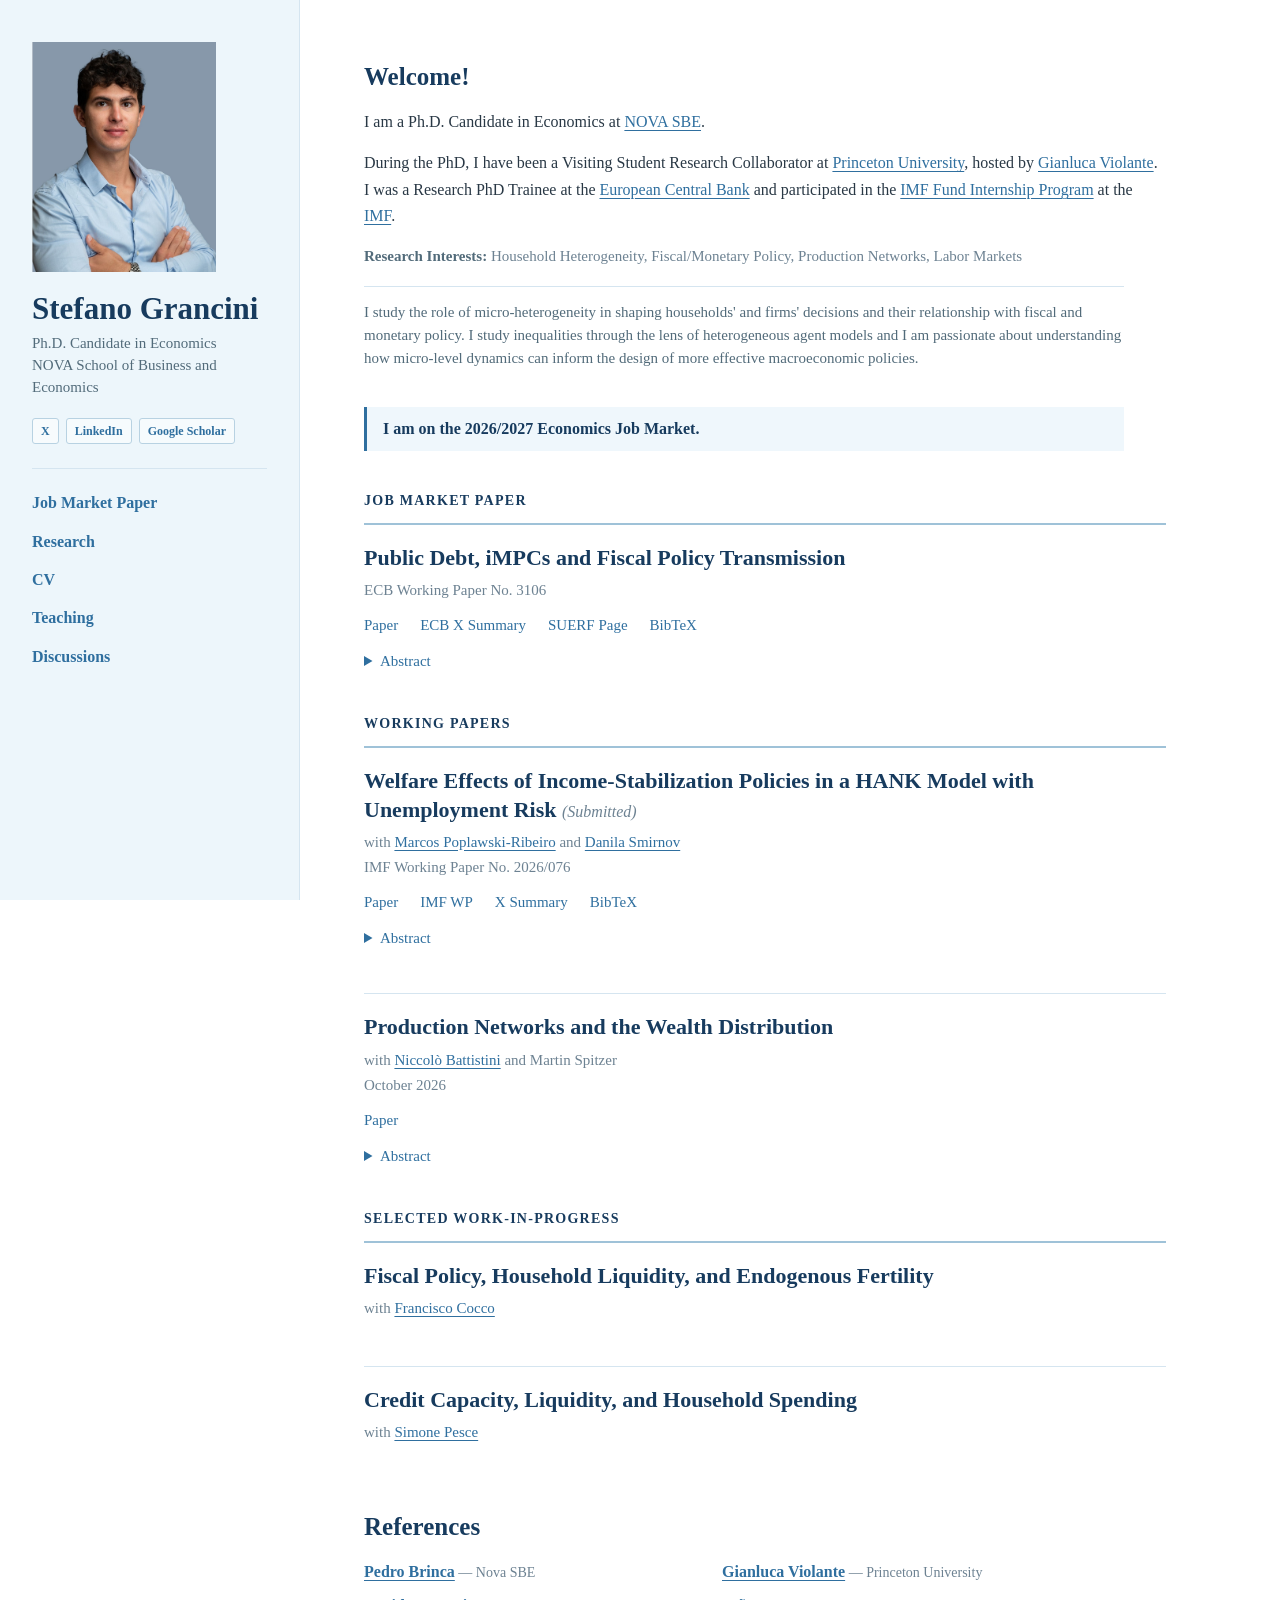
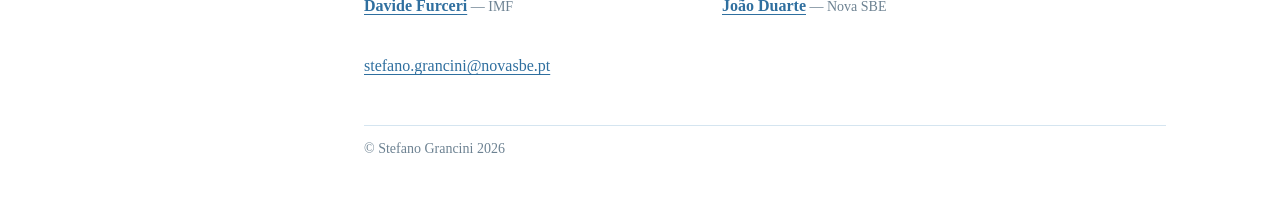
<file: index.html>
<!doctype html>
<html lang="en">
<head>
  <meta charset="utf-8">
  <meta name="viewport" content="width=device-width,initial-scale=1">
  <title>Stefano Grancini | Economist</title>
  <meta name="description" content="Stefano Grancini is a Ph.D. Candidate in Economics at NOVA School of Business and Economics, researching household heterogeneity and macroeconomic policy.">
  <link rel="canonical" href="https://www.stefanograncini.com/">
  <meta property="og:type" content="profile">
  <meta property="og:title" content="Stefano Grancini | Economist">
  <meta property="og:description" content="Ph.D. Candidate in Economics at NOVA School of Business and Economics, researching household heterogeneity and macroeconomic policy.">
  <meta property="og:url" content="https://www.stefanograncini.com/">
  <link rel="stylesheet" href="assets/css/site.css?v=caf388e6">
  <script type="application/ld+json">
    {
      "@context": "https://schema.org",
      "@type": "Person",
      "name": "Stefano Grancini",
      "url": "https://www.stefanograncini.com/",
      "jobTitle": "Ph.D. Candidate in Economics",
      "sameAs": [
        "https://www.linkedin.com/in/stefanograncini/",
        "https://x.com/SGrancini",
        "https://scholar.google.com/citations?user=G8B_nNYAAAAJ"
      ],
      "affiliation": {
        "@type": "CollegeOrUniversity",
        "name": "NOVA School of Business and Economics",
        "url": "https://www.novasbe.unl.pt/"
      }
    }
  </script>
</head>
<body>
  <div class="site">
    <aside class="rail">
      <img class="portrait" src="assets/images/stefano-grancini.png" alt="Stefano Grancini">
      <h1 class="name"><a class="home-link" href="./">Stefano Grancini</a></h1>
      <p class="position">Ph.D. Candidate in Economics<br>NOVA School of Business and Economics</p>
      <div class="profiles" aria-label="Academic and social profiles">
        <a href="https://x.com/SGrancini" target="_blank" rel="noopener noreferrer" aria-label="Stefano Grancini on X">X</a>
        <a href="https://www.linkedin.com/in/stefanograncini/" target="_blank" rel="noopener noreferrer" aria-label="Stefano Grancini on LinkedIn">LinkedIn</a>
        <a href="https://scholar.google.com/citations?user=G8B_nNYAAAAJ" target="_blank" rel="noopener noreferrer" aria-label="Stefano Grancini on Google Scholar">Google Scholar</a>
      </div>
      <nav class="railnav" aria-label="Primary navigation">
        <a href="https://jmp.stefanograncini.com/paper.pdf">Job Market Paper</a>
        <a href="research/">Research</a>
        <a href="cv/">CV</a>
        <a href="teaching/">Teaching</a>
        <a href="discussions/">Discussions</a>
      </nav>
    </aside>

    <main class="content">
      <div class="intro">
        <h1 class="welcome-title">Welcome!</h1>
        <p>I am a Ph.D. Candidate in Economics at <a href="https://www.novasbe.unl.pt/en/programs/phds/phd-in-economics-finance/overview">NOVA SBE</a>.</p>
        <p>During the PhD, I have been a Visiting Student Research Collaborator at <a href="https://www.princeton.edu/">Princeton University</a>, hosted by <a href="https://violante.economics.princeton.edu/">Gianluca Violante</a>. I was a Research PhD Trainee at the <a href="https://www.ecb.europa.eu/pub/economic-research/html/index.en.html">European Central Bank</a> and participated in the <a href="https://www.imf.org/en/About/Recruitment/working-at-the-imf/fund-internship-program">IMF Fund Internship Program</a> at the <a href="https://www.imf.org/en/Home">IMF</a>.</p>
        <p class="interests"><strong>Research Interests:</strong> Household Heterogeneity, Fiscal/Monetary Policy, Production Networks, Labor Markets</p>
        <p class="research-focus">I study the role of micro-heterogeneity in shaping households' and firms' decisions and their relationship with fiscal and monetary policy. I study inequalities through the lens of heterogeneous agent models and I am passionate about understanding how micro-level dynamics can inform the design of more effective macroeconomic policies.</p>
        <p class="market">I am on the 2026/2027 Economics Job Market.</p>
      </div>

      <section>
        <p class="section-label">Job Market Paper</p>
        <article class="paper">
          <h2><a class="paper-title-link" href="https://jmp.stefanograncini.com/paper.pdf">Public Debt, iMPCs and Fiscal Policy Transmission</a></h2>
          <p class="meta">ECB Working Paper No. 3106</p>
          <div class="paper-links">
            <a href="https://jmp.stefanograncini.com/paper.pdf">Paper</a>
            <a href="https://x.com/ECB_Research/status/1979112643198591171" target="_blank" rel="noopener noreferrer">ECB X Summary</a>
            <a href="https://www.suerf.org/publications/suerf-policy-notes-and-briefs/when-high-debt-dampens-fiscal-power-how-public-debt-shapes-impcs-and-fiscal-transmission/">SUERF Page</a>
            <a href="assets/documents/public-debt-impcs-fiscal-policy-transmission.bib">BibTeX</a>
          </div>
          <details>
            <summary>Abstract</summary>
            <div class="abstract">
              <p>I study how public debt shapes fiscal policy transmission. Using local projections for the United States, I find that government spending has smaller effects on output and consumption when households hold more government debt relative to GDP. To understand this finding, I develop a heterogeneous-agent New Keynesian model in which government bonds provide households with safe assets for self-insurance. A larger bond supply raises the equilibrium real return, changes the distribution of liquid assets, and lowers intertemporal marginal propensities to consume (iMPCs), weakening the private-consumption amplification of government spending. The decline in iMPCs arises through a policy-function channel (repricing) and a distributional channel. Repricing captures the effect of changes in real rates and taxes on household consumption-saving rules, while the distributional channel reflects how higher public debt shifts households away from constrained, high-iMPC states. A decomposition shows that each channel explains about half of the decline in iMPCs, and the real rate accounts for almost all of the repricing channel. Fiscal effectiveness therefore depends not only on public debt itself, but also on how it affects household liquidity and equilibrium prices.</p>
            </div>
          </details>
        </article>
      </section>

      <section>
        <h2 class="section-label">Working Papers</h2>
        <article class="paper">
          <h2><a class="paper-title-link" href="https://sgrancini.github.io/welfare-income-stabilization-hank/paper.pdf">Welfare Effects of Income-Stabilization Policies in a HANK Model with Unemployment Risk</a> <span class="paper-status">(Submitted)</span></h2>
          <p class="coauthors">with <a href="https://sites.google.com/site/marcospoplawskiribeiro/home">Marcos Poplawski-Ribeiro</a> and <a href="https://www.danilasmirnov.com/">Danila Smirnov</a></p>
          <p class="meta">IMF Working Paper No. 2026/076</p>
          <div class="paper-links">
            <a href="https://sgrancini.github.io/welfare-income-stabilization-hank/paper.pdf">Paper</a>
            <a href="https://www.imf.org/en/publications/wp/issues/2026/04/10/welfare-analysis-of-income-stabilization-policies-in-a-hank-model-with-unemployment-risk-575354">IMF WP</a>
            <a href="https://x.com/SGrancini/status/2042990411459784709" target="_blank" rel="noopener noreferrer">X Summary</a>
            <a href="assets/documents/welfare-income-stabilization-hank.bib">BibTeX</a>
          </div>
          <details>
            <summary>Abstract</summary>
            <div class="abstract">
              <p>Understanding how policies can stabilize household welfare during recessions requires a framework that captures household heterogeneity, unemployment risk, and general-equilibrium labor market dynamics. We study a contractionary demand shock in a Heterogeneous-Agent New-Keynesian model with search-and-matching friction on the labor market (HANK-SAM) and compare the effectiveness of alternative income-stabilization policies. Using a common fiscal envelope, we compare increases in unemployment insurance generosity, targeted transfers to hand-to-mouth households, and labor-income tax cuts. Policy effectiveness is assessed through aggregate household welfare, measured in consumption-equivalent variation units. In an economy calibrated to U.S. data, unemployment insurance and labor-income tax cuts generate larger welfare gains than targeted transfers under realized fiscal costs. We also compare a state-contingent rule with an ad hoc policy path for each instrument, conditional on the downturn having occurred. The two forms of implementations generate similar welfare gains once direct fiscal costs are equalized.</p>
            </div>
          </details>
        </article>

        <article class="paper">
          <h2><a class="paper-title-link" href="assets/documents/production-networks-wealth-distribution.pdf">Production Networks and the Wealth Distribution</a></h2>
          <p class="coauthors">with <a href="https://www.ecb.europa.eu/pub/research/authors/profiles/niccolo-battistini.en.html">Niccolò Battistini</a> and Martin Spitzer</p>
          <p class="meta">October 2026</p>
          <div class="paper-links">
            <a href="assets/documents/production-networks-wealth-distribution.pdf">Paper</a>
          </div>
          <details>
            <summary>Abstract</summary>
            <div class="abstract">
              <p>This paper studies how production networks shape household liquid wealth inequality. In a heterogeneous-agent economy with input-output linkages, we characterize the Consumer Leontief Multiplier (CLM) as a sufficient statistic for labor intensity under the model’s production and demand assumptions. A higher CLM lowers labor intensity as the real unit profit rises relative to the real wage. In calibrated counterfactuals, network changes that raise the CLM increase liquid wealth inequality under benchmark dividend incidence. The effect depends on households’ general equilibrium responses and the distribution of dividends: incidence favoring high-skill households amplifies inequality, whereas equal incidence can reverse the effect. Further, we validate these model predictions on the basis of descriptive empirical evidence. Both country-specific calibrations and panel evidence for European economies are consistent with the relationships between production network structure, income allocation, and the household wealth distribution: higher CLM is associated with lower labor intensity and greater concentration of wealth.</p>
            </div>
          </details>
        </article>
      </section>

      <section>
        <h2 class="section-label">Selected Work-in-Progress</h2>
        <article class="paper">
          <h2>Fiscal Policy, Household Liquidity, and Endogenous Fertility</h2>
          <p class="coauthors">with <a href="https://fmcocco.github.io/">Francisco Cocco</a></p>
        </article>

        <article class="paper">
          <h2>Credit Capacity, Liquidity, and Household Spending</h2>
          <p class="coauthors">with <a href="https://www.simone-pesce.com/">Simone Pesce</a></p>
        </article>
      </section>

      <section>
        <h2 class="references-title">References</h2>
        <div class="refs">
          <p><a class="ref-name" href="https://pedrobrinca.pt/research/">Pedro Brinca</a><span class="ref-affiliation"> — Nova SBE</span></p>
          <p><a class="ref-name" href="https://violante.economics.princeton.edu/">Gianluca Violante</a><span class="ref-affiliation"> — Princeton University</span></p>
          <p><a class="ref-name" href="https://www.imf.org/en/research/researcher-cv/author/furceri-davide">Davide Furceri</a><span class="ref-affiliation"> — IMF</span></p>
          <p><a class="ref-name" href="https://jbduarte.com/">João Duarte</a><span class="ref-affiliation"> — Nova SBE</span></p>
        </div>
      </section>

      <p class="contact"><a href="mailto:stefano.grancini@novasbe.pt">stefano.grancini@novasbe.pt</a></p>
      <footer>© Stefano Grancini 2026</footer>
    </main>
  </div>
</body>
</html>
</file>
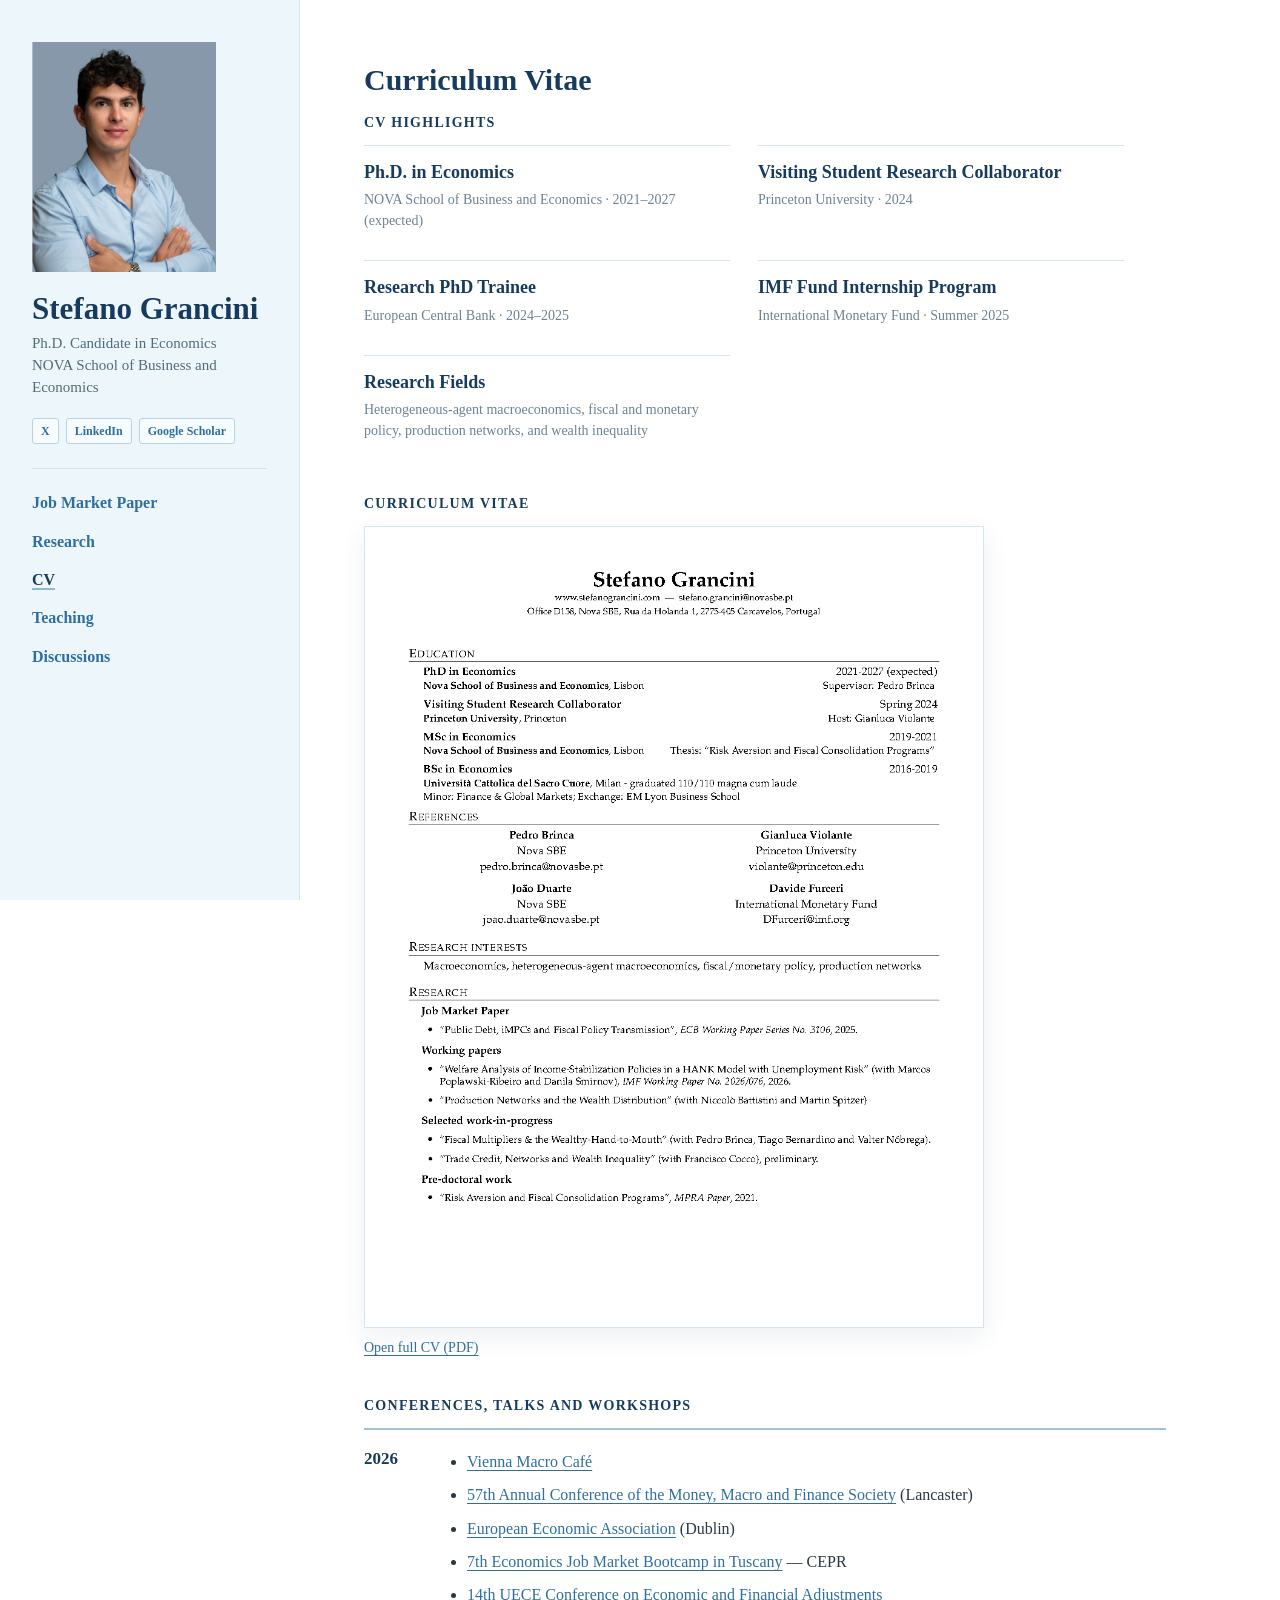
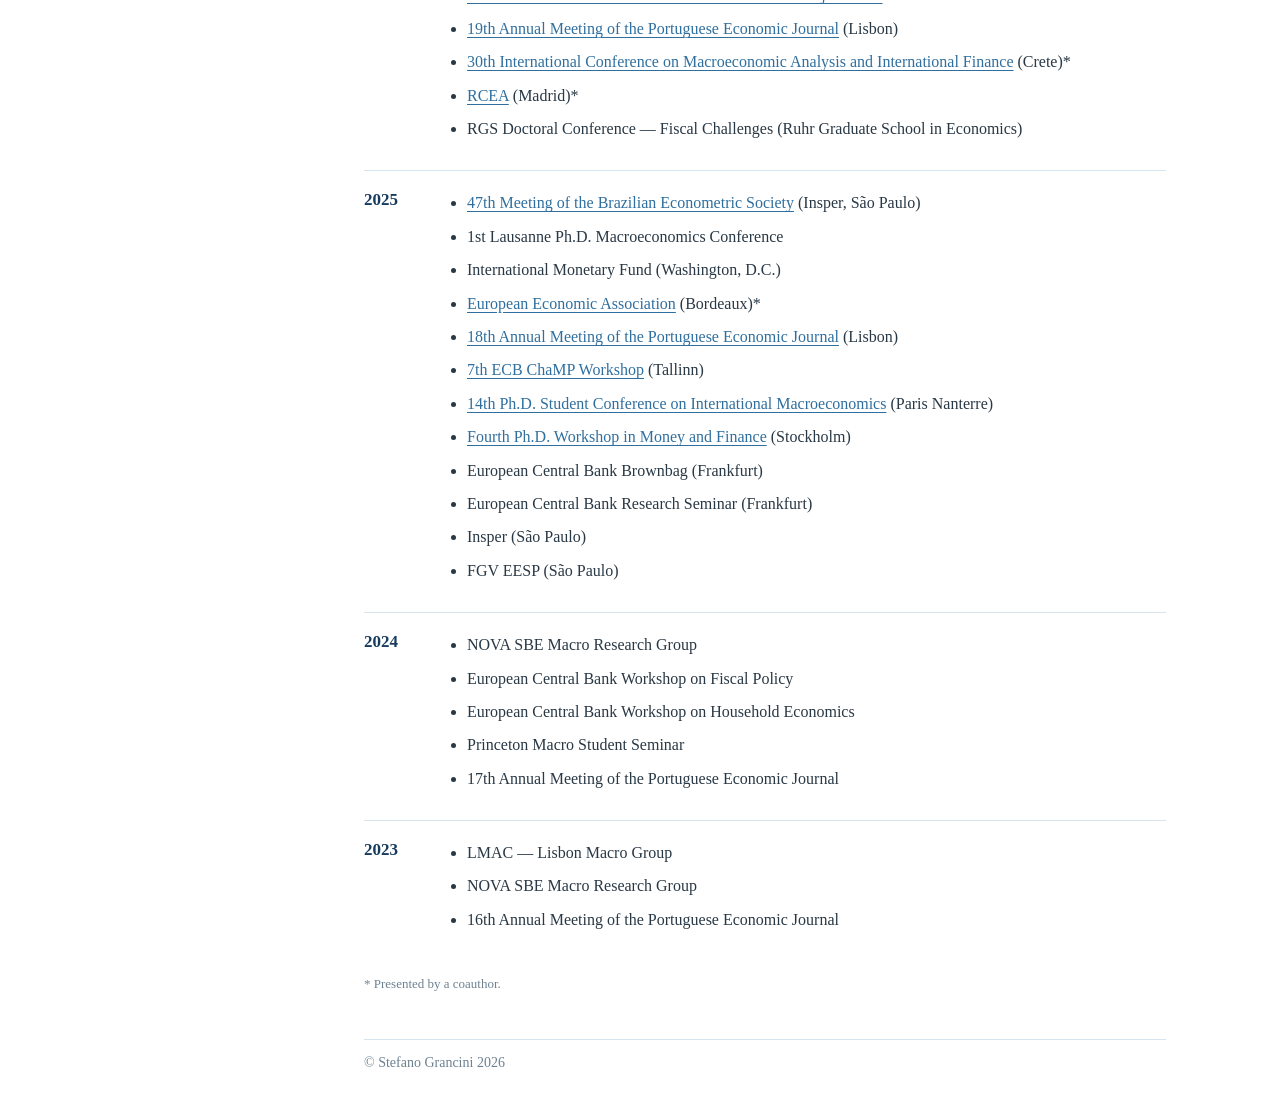
<file: cv/index.html>
<!doctype html>
<html lang="en">
<head>
  <meta charset="utf-8">
  <meta name="viewport" content="width=device-width,initial-scale=1">
  <title>CV | Stefano Grancini</title>
  <meta name="description" content="Curriculum vitae, academic experience, and conference presentations of economist Stefano Grancini.">
  <link rel="canonical" href="https://www.stefanograncini.com/cv/">
  <meta property="og:type" content="website">
  <meta property="og:title" content="CV | Stefano Grancini">
  <meta property="og:description" content="Curriculum vitae, academic experience, and conference presentations of economist Stefano Grancini.">
  <meta property="og:url" content="https://www.stefanograncini.com/cv/">
  <link rel="stylesheet" href="../assets/css/site.css?v=caf388e6">
</head>
<body>
  <div class="site">
    <aside class="rail">
      <img class="portrait" src="../assets/images/stefano-grancini.png" alt="Stefano Grancini">
      <h1 class="name"><a class="home-link" href="../">Stefano Grancini</a></h1>
      <p class="position">Ph.D. Candidate in Economics<br>NOVA School of Business and Economics</p>
      <div class="profiles" aria-label="Academic and social profiles">
        <a href="https://x.com/SGrancini" target="_blank" rel="noopener noreferrer" aria-label="Stefano Grancini on X">X</a>
        <a href="https://www.linkedin.com/in/stefanograncini/" target="_blank" rel="noopener noreferrer" aria-label="Stefano Grancini on LinkedIn">LinkedIn</a>
        <a href="https://scholar.google.com/citations?user=G8B_nNYAAAAJ" target="_blank" rel="noopener noreferrer" aria-label="Stefano Grancini on Google Scholar">Google Scholar</a>
      </div>
      <nav class="railnav" aria-label="Primary navigation">
        <a href="https://jmp.stefanograncini.com/paper.pdf">Job Market Paper</a>
        <a href="../research/">Research</a>
        <a class="active" href="./" aria-current="page">CV</a>
        <a href="../teaching/">Teaching</a>
        <a href="../discussions/">Discussions</a>
      </nav>
    </aside>

    <main class="content">
      <h1 class="page-title">Curriculum Vitae</h1>

      <section aria-labelledby="highlights-title">
        <h2 class="section-label" id="highlights-title">CV Highlights</h2>
        <div class="cv-highlights">
          <article class="cv-highlight">
            <h2>Ph.D. in Economics</h2>
            <p>NOVA School of Business and Economics · 2021–2027 (expected)</p>
          </article>
          <article class="cv-highlight">
            <h2>Visiting Student Research Collaborator</h2>
            <p>Princeton University · 2024</p>
          </article>
          <article class="cv-highlight">
            <h2>Research PhD Trainee</h2>
            <p>European Central Bank · 2024–2025</p>
          </article>
          <article class="cv-highlight">
            <h2>IMF Fund Internship Program</h2>
            <p>International Monetary Fund · Summer 2025</p>
          </article>
          <article class="cv-highlight">
            <h2>Research Fields</h2>
            <p>Heterogeneous-agent macroeconomics, fiscal and monetary policy, production networks, and wealth inequality</p>
          </article>
        </div>
      </section>

      <section aria-labelledby="cv-preview-title">
        <h2 class="section-label" id="cv-preview-title">Curriculum Vitae</h2>
        <a class="cv-preview-link" href="https://sgrancini.github.io/cv/cv.pdf" aria-label="Open Stefano Grancini's full CV as a PDF">
          <img src="../assets/images/cv-preview.png" alt="Preview of the first page of Stefano Grancini's curriculum vitae">
        </a>
        <p class="cv-download"><a href="https://sgrancini.github.io/cv/cv.pdf">Open full CV (PDF)</a></p>
      </section>

      <section aria-labelledby="conferences-title">
        <h2 class="section-label" id="conferences-title">Conferences, Talks and Workshops</h2>
        <div class="conference-years">
          <section class="conference-year">
            <h3>2026</h3>
            <ul>
              <li><a href="https://sites.google.com/site/viennamacrocafe/">Vienna Macro Café</a></li>
              <li><a href="https://mmf.ac.uk/conference/2026-conference/">57th Annual Conference of the Money, Macro and Finance Society</a> (Lancaster)</li>
              <li><a href="https://www.eea-esem-congresses.org/">European Economic Association</a> (Dublin)</li>
              <li><a href="https://cepr.org/events/economics-job-market-bootcamp-tuscany-0">7th Economics Job Market Bootcamp in Tuscany</a> — CEPR</li>
              <li><a href="https://uece2.rc.iseg.ulisboa.pt/events/2026/efae/conf2026.html">14th UECE Conference on Economic and Financial Adjustments</a></li>
              <li><a href="https://www.ua.pt/pt/pej2026/">19th Annual Meeting of the Portuguese Economic Journal</a> (Lisbon)</li>
              <li><a href="https://icmaif.soc.uoc.gr/">30th International Conference on Macroeconomic Analysis and International Finance</a> (Crete)*</li>
              <li><a href="https://www.rcea.world/events/past-events/colloquium-2026/the-2026-rcea-international-conference">RCEA</a> (Madrid)*</li>
              <li>RGS Doctoral Conference — Fiscal Challenges (Ruhr Graduate School in Economics)</li>
            </ul>
          </section>
          <section class="conference-year">
            <h3>2025</h3>
            <ul>
              <li><a href="https://www.sbe.org.br/en/encontro/47th-meeting-of-the-brazilian-econometric-society/">47th Meeting of the Brazilian Econometric Society</a> (Insper, São Paulo)</li>
              <li>1st Lausanne Ph.D. Macroeconomics Conference</li>
              <li>International Monetary Fund (Washington, D.C.)</li>
              <li><a href="https://eeassoc.org/past-congresses">European Economic Association</a> (Bordeaux)*</li>
              <li><a href="https://www.pej.pt/past.html">18th Annual Meeting of the Portuguese Economic Journal</a> (Lisbon)</li>
              <li><a href="https://www.ecb.europa.eu/pub/research-networks/html/champ_20250616_ws2.en.html">7th ECB ChaMP Workshop</a> (Tallinn)</li>
              <li><a href="https://economix.fr/en/colloques-et-workshops/14th-phd-student-conference-in-international-macroeconomics-1">14th Ph.D. Student Conference on International Macroeconomics</a> (Paris Nanterre)</li>
              <li><a href="https://www.riksbank.se/en-gb/press-and-published/conferences/2025/fourth-phd-workshop-in-money-and-finance-29-april-2025/">Fourth Ph.D. Workshop in Money and Finance</a> (Stockholm)</li>
              <li>European Central Bank Brownbag (Frankfurt)</li>
              <li>European Central Bank Research Seminar (Frankfurt)</li>
              <li>Insper (São Paulo)</li>
              <li>FGV EESP (São Paulo)</li>
            </ul>
          </section>
          <section class="conference-year">
            <h3>2024</h3>
            <ul>
              <li>NOVA SBE Macro Research Group</li>
              <li>European Central Bank Workshop on Fiscal Policy</li>
              <li>European Central Bank Workshop on Household Economics</li>
              <li>Princeton Macro Student Seminar</li>
              <li>17th Annual Meeting of the Portuguese Economic Journal</li>
            </ul>
          </section>
          <section class="conference-year">
            <h3>2023</h3>
            <ul>
              <li>LMAC — Lisbon Macro Group</li>
              <li>NOVA SBE Macro Research Group</li>
              <li>16th Annual Meeting of the Portuguese Economic Journal</li>
            </ul>
          </section>
        </div>
        <p class="conference-note">* Presented by a coauthor.</p>
      </section>

      <footer>© Stefano Grancini 2026</footer>
    </main>
  </div>
</body>
</html>
</file>
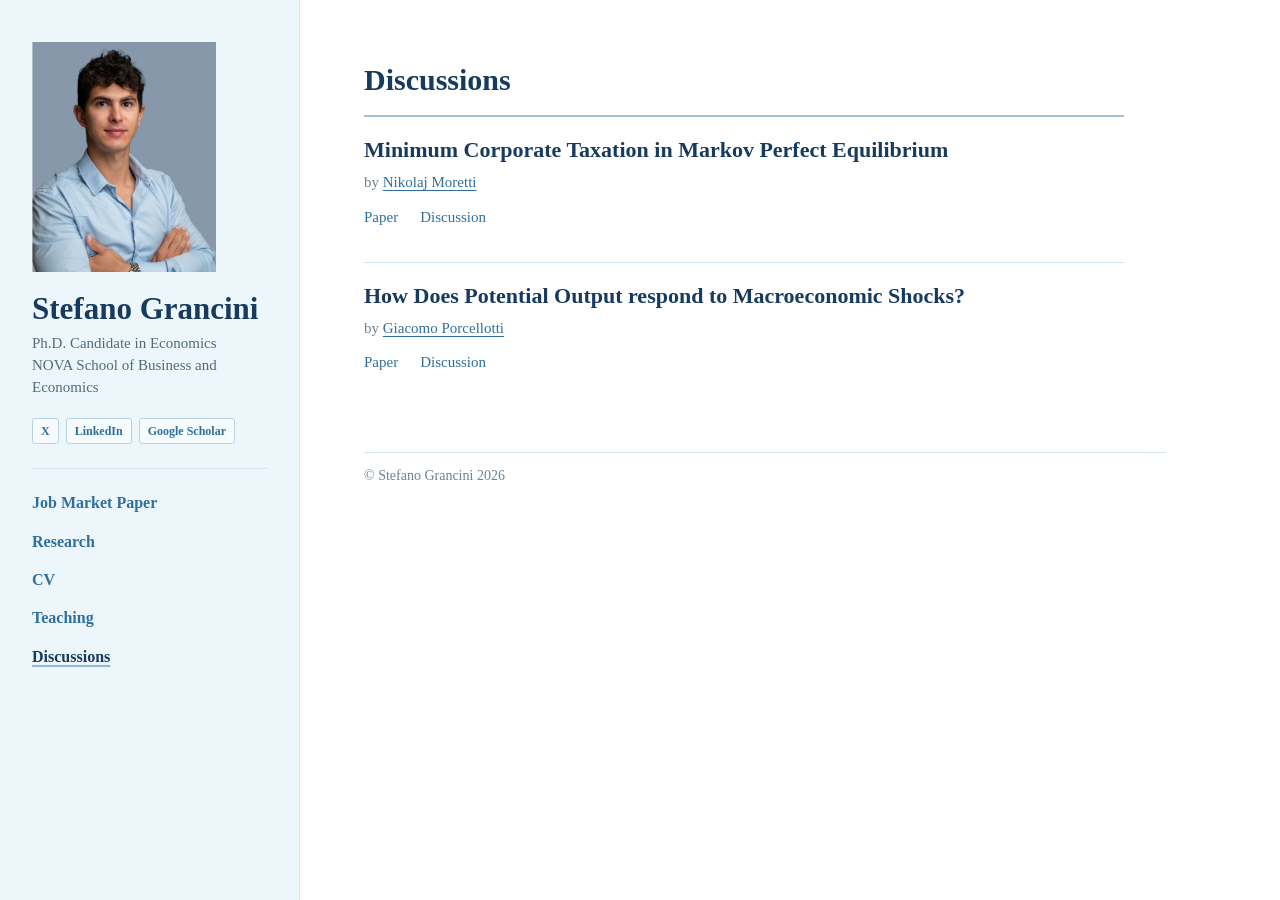
<file: discussions/index.html>
<!doctype html>
<html lang="en">
<head>
  <meta charset="utf-8">
  <meta name="viewport" content="width=device-width,initial-scale=1">
  <title>Discussions | Stefano Grancini</title>
  <meta name="description" content="Academic conference discussions by Stefano Grancini on international taxation and the macroeconomic effects of shocks.">
  <link rel="canonical" href="https://www.stefanograncini.com/discussions/">
  <meta property="og:type" content="website">
  <meta property="og:title" content="Discussions | Stefano Grancini">
  <meta property="og:description" content="Academic conference discussions on international taxation and the macroeconomic effects of shocks.">
  <meta property="og:url" content="https://www.stefanograncini.com/discussions/">
  <link rel="stylesheet" href="../assets/css/site.css?v=caf388e6">
</head>
<body>
  <div class="site">
    <aside class="rail">
      <img class="portrait" src="../assets/images/stefano-grancini.png" alt="Stefano Grancini">
      <h1 class="name"><a class="home-link" href="../">Stefano Grancini</a></h1>
      <p class="position">Ph.D. Candidate in Economics<br>NOVA School of Business and Economics</p>
      <div class="profiles" aria-label="Academic and social profiles">
        <a href="https://x.com/SGrancini" target="_blank" rel="noopener noreferrer" aria-label="Stefano Grancini on X">X</a>
        <a href="https://www.linkedin.com/in/stefanograncini/" target="_blank" rel="noopener noreferrer" aria-label="Stefano Grancini on LinkedIn">LinkedIn</a>
        <a href="https://scholar.google.com/citations?user=G8B_nNYAAAAJ" target="_blank" rel="noopener noreferrer" aria-label="Stefano Grancini on Google Scholar">Google Scholar</a>
      </div>
      <nav class="railnav" aria-label="Primary navigation">
        <a href="https://jmp.stefanograncini.com/paper.pdf">Job Market Paper</a>
        <a href="../research/">Research</a>
        <a href="../cv/">CV</a>
        <a href="../teaching/">Teaching</a>
        <a class="active" href="./" aria-current="page">Discussions</a>
      </nav>
    </aside>

    <main class="content">
      <h1 class="page-title">Discussions</h1>
      <section class="discussion-list" aria-label="Academic discussions">
        <article class="paper discussion-entry">
          <h2>Minimum Corporate Taxation in Markov Perfect Equilibrium</h2>
          <p class="discussion-author">by <a href="https://nikolajmoretti.github.io/">Nikolaj Moretti</a></p>
          <div class="paper-links">
            <a href="https://drive.google.com/file/d/1Uwv8bZO7YyKo6UK9kG5KLS5hPpjRLy1E/view">Paper</a>
            <a href="https://drive.google.com/file/d/1Ycl7QSxcRa4zzsYrFEz-1FkwnbeQuXL9/view">Discussion</a>
          </div>
        </article>
        <article class="paper discussion-entry">
          <h2>How Does Potential Output respond to Macroeconomic Shocks?</h2>
          <p class="discussion-author">by <a href="https://sites.google.com/view/giacomoporcellotti/home-page">Giacomo Porcellotti</a></p>
          <div class="paper-links">
            <a href="https://papers.ssrn.com/sol3/papers.cfm?abstract_id=5172622">Paper</a>
            <a href="https://drive.google.com/file/d/1YmTap6bJchQwFi-tQ4GDjHBA3a0yIdvz/view?usp=sharing">Discussion</a>
          </div>
        </article>
      </section>
      <footer>© Stefano Grancini 2026</footer>
    </main>
  </div>
</body>
</html>
</file>
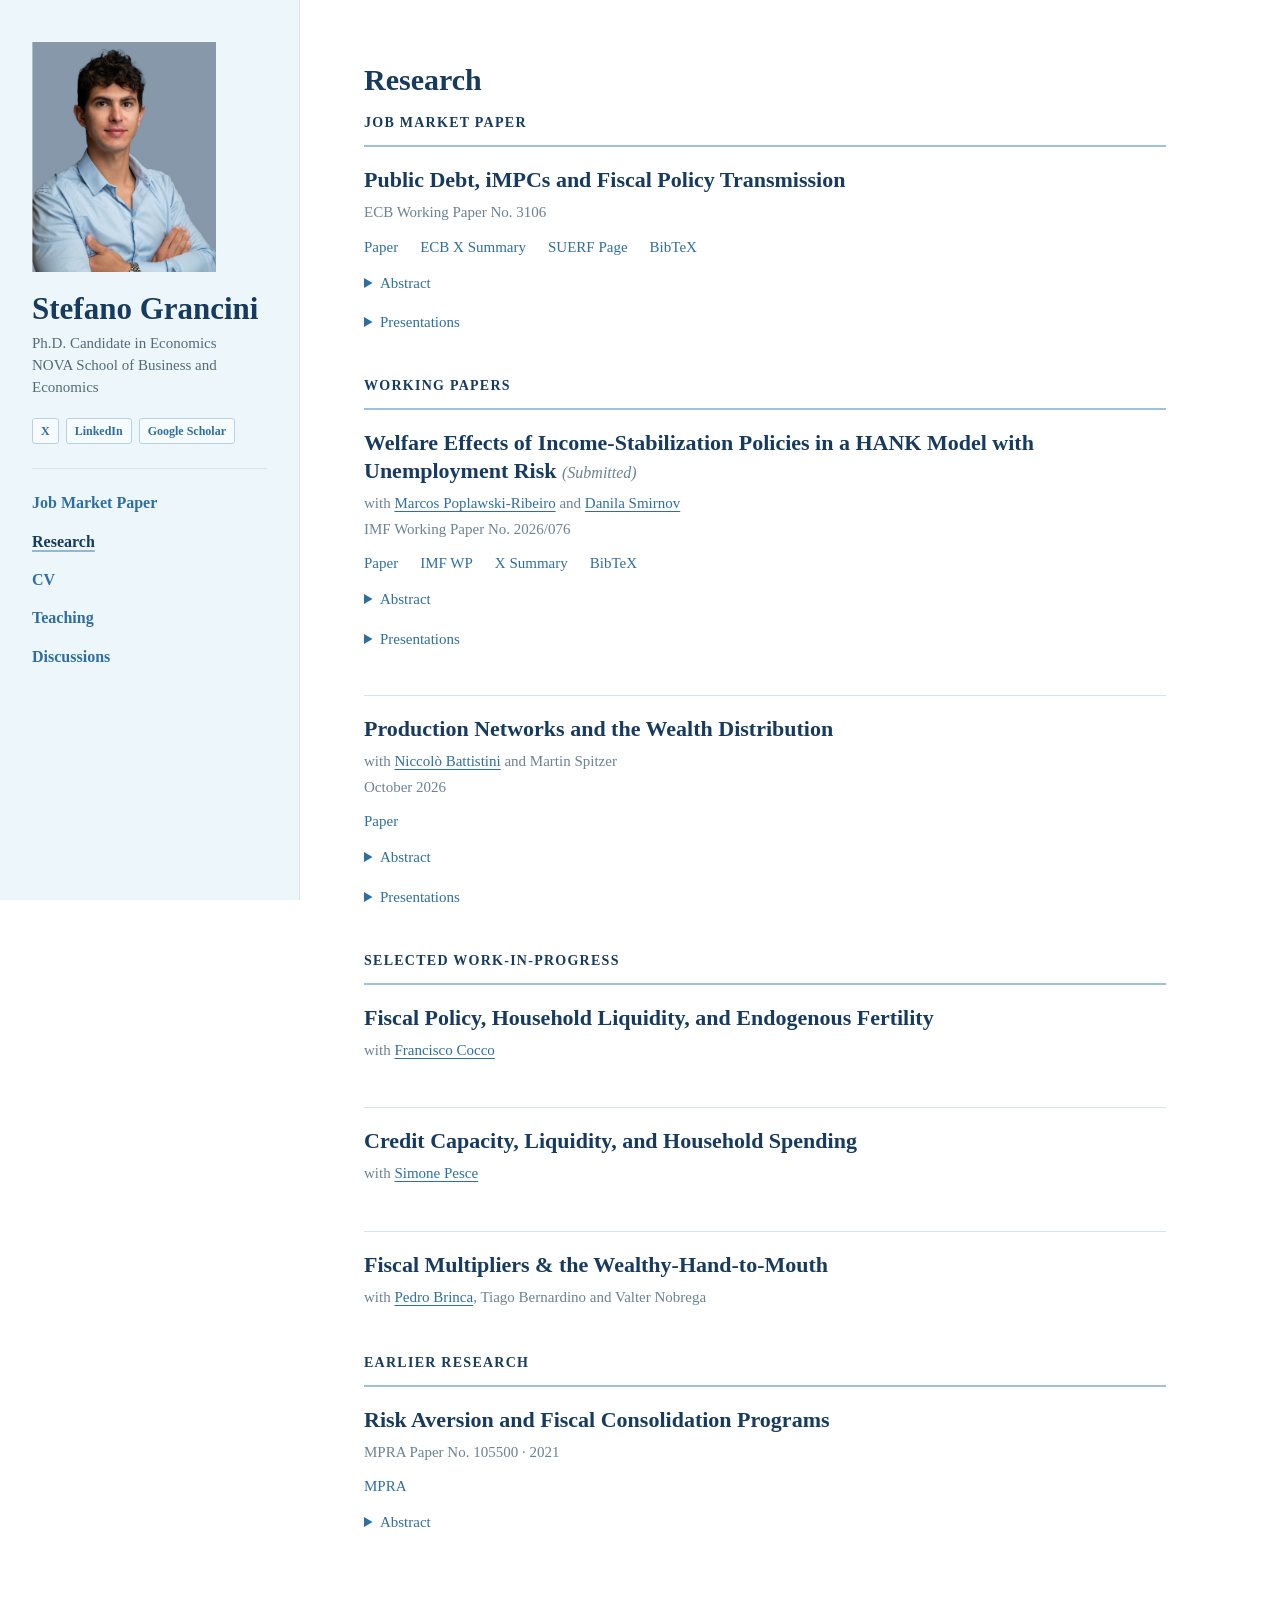
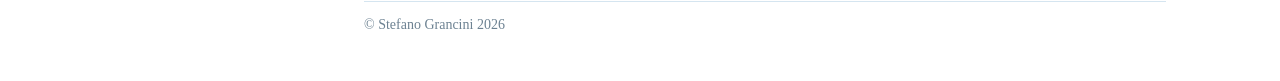
<file: research/index.html>
<!doctype html>
<html lang="en">
<head>
  <meta charset="utf-8">
  <meta name="viewport" content="width=device-width,initial-scale=1">
  <title>Research | Stefano Grancini</title>
  <meta name="description" content="Research by Stefano Grancini on household heterogeneity, fiscal and monetary policy, production networks, and labor markets.">
  <link rel="canonical" href="https://www.stefanograncini.com/research/">
  <meta property="og:type" content="website">
  <meta property="og:title" content="Research | Stefano Grancini">
  <meta property="og:description" content="Research on household heterogeneity, fiscal and monetary policy, production networks, and labor markets.">
  <meta property="og:url" content="https://www.stefanograncini.com/research/">
  <link rel="stylesheet" href="../assets/css/site.css?v=caf388e6">
</head>
<body>
  <div class="site">
    <aside class="rail">
      <img class="portrait" src="../assets/images/stefano-grancini.png" alt="Stefano Grancini">
      <h1 class="name"><a class="home-link" href="../">Stefano Grancini</a></h1>
      <p class="position">Ph.D. Candidate in Economics<br>NOVA School of Business and Economics</p>
      <div class="profiles" aria-label="Academic and social profiles">
        <a href="https://x.com/SGrancini" target="_blank" rel="noopener noreferrer" aria-label="Stefano Grancini on X">X</a>
        <a href="https://www.linkedin.com/in/stefanograncini/" target="_blank" rel="noopener noreferrer" aria-label="Stefano Grancini on LinkedIn">LinkedIn</a>
        <a href="https://scholar.google.com/citations?user=G8B_nNYAAAAJ" target="_blank" rel="noopener noreferrer" aria-label="Stefano Grancini on Google Scholar">Google Scholar</a>
      </div>
      <nav class="railnav" aria-label="Primary navigation">
        <a href="https://jmp.stefanograncini.com/paper.pdf">Job Market Paper</a>
        <a class="active" href="./" aria-current="page">Research</a>
        <a href="../cv/">CV</a>
        <a href="../teaching/">Teaching</a>
        <a href="../discussions/">Discussions</a>
      </nav>
    </aside>

    <main class="content">
      <h1 class="page-title">Research</h1>
      <section>
        <p class="section-label">Job Market Paper</p>
        <article class="paper">
          <h2><a class="paper-title-link" href="https://jmp.stefanograncini.com/paper.pdf">Public Debt, iMPCs and Fiscal Policy Transmission</a></h2>
          <p class="meta">ECB Working Paper No. 3106</p>
          <div class="paper-links">
            <a href="https://jmp.stefanograncini.com/paper.pdf">Paper</a>
            <a href="https://x.com/ECB_Research/status/1979112643198591171" target="_blank" rel="noopener noreferrer">ECB X Summary</a>
            <a href="https://www.suerf.org/publications/suerf-policy-notes-and-briefs/when-high-debt-dampens-fiscal-power-how-public-debt-shapes-impcs-and-fiscal-transmission/">SUERF Page</a>
            <a href="../assets/documents/public-debt-impcs-fiscal-policy-transmission.bib">BibTeX</a>
          </div>
          <details>
            <summary>Abstract</summary>
            <div class="abstract">
              <p>I study how public debt shapes fiscal policy transmission. Using local projections for the United States, I find that government spending has smaller effects on output and consumption when households hold more government debt relative to GDP. To understand this finding, I develop a heterogeneous-agent New Keynesian model in which government bonds provide households with safe assets for self-insurance. A larger bond supply raises the equilibrium real return, changes the distribution of liquid assets, and lowers intertemporal marginal propensities to consume (iMPCs), weakening the private-consumption amplification of government spending. The decline in iMPCs arises through a policy-function channel (repricing) and a distributional channel. Repricing captures the effect of changes in real rates and taxes on household consumption-saving rules, while the distributional channel reflects how higher public debt shifts households away from constrained, high-iMPC states. A decomposition shows that each channel explains about half of the decline in iMPCs, and the real rate accounts for almost all of the repricing channel. Fiscal effectiveness therefore depends not only on public debt itself, but also on how it affects household liquidity and equilibrium prices.</p>
            </div>
          </details>
          <details>
            <summary>Presentations</summary>
            <p>Princeton Student Research Group (Princeton), Princeton Finance Research Group (Princeton), Nova SBE MacroGroup (Lisbon), 17th Annual Meeting of the Portuguese Economic Journal (Faro), European Central Bank Workshop on Household Economics (Frankfurt), European Central Bank Workshop on Fiscal Policy (Frankfurt), Insper (São Paulo), FGV EESP (São Paulo), ECB Brownbag, Fourth PhD Workshop in Money and Finance (Stockholm), 14th PhD Student Conference on International Macroeconomics (Paris Nanterre), International Monetary Fund (Washington DC), 1st Lausanne PhD Macroeconomics Conference, 47 SBE Conference (Insper), RGS Doctoral Conference, 14th UECE Conference, 7th Economics Job Market Bootcamp in Tuscany, European Economic Association (Dublin).</p>
          </details>
        </article>
      </section>

      <section>
        <h2 class="section-label">Working Papers</h2>
        <article class="paper">
          <h2><a class="paper-title-link" href="https://sgrancini.github.io/welfare-income-stabilization-hank/paper.pdf">Welfare Effects of Income-Stabilization Policies in a HANK Model with Unemployment Risk</a> <span class="paper-status">(Submitted)</span></h2>
          <p class="coauthors">with <a href="https://sites.google.com/site/marcospoplawskiribeiro/home">Marcos Poplawski-Ribeiro</a> and <a href="https://www.danilasmirnov.com/">Danila Smirnov</a></p>
          <p class="meta">IMF Working Paper No. 2026/076</p>
          <div class="paper-links">
            <a href="https://sgrancini.github.io/welfare-income-stabilization-hank/paper.pdf">Paper</a>
            <a href="https://www.imf.org/en/publications/wp/issues/2026/04/10/welfare-analysis-of-income-stabilization-policies-in-a-hank-model-with-unemployment-risk-575354">IMF WP</a>
            <a href="https://x.com/SGrancini/status/2042990411459784709" target="_blank" rel="noopener noreferrer">X Summary</a>
            <a href="../assets/documents/welfare-income-stabilization-hank.bib">BibTeX</a>
          </div>
          <details>
            <summary>Abstract</summary>
            <div class="abstract">
              <p>Understanding how policies can stabilize household welfare during recessions requires a framework that captures household heterogeneity, unemployment risk, and general-equilibrium labor market dynamics. We study a contractionary demand shock in a Heterogeneous-Agent New-Keynesian model with search-and-matching friction on the labor market (HANK-SAM) and compare the effectiveness of alternative income-stabilization policies. Using a common fiscal envelope, we compare increases in unemployment insurance generosity, targeted transfers to hand-to-mouth households, and labor-income tax cuts. Policy effectiveness is assessed through aggregate household welfare, measured in consumption-equivalent variation units. In an economy calibrated to U.S. data, unemployment insurance and labor-income tax cuts generate larger welfare gains than targeted transfers under realized fiscal costs. We also compare a state-contingent rule with an ad hoc policy path for each instrument, conditional on the downturn having occurred. The two forms of implementations generate similar welfare gains once direct fiscal costs are equalized.</p>
            </div>
          </details>
          <details>
            <summary>Presentations</summary>
            <p>International Monetary Fund (Washington DC), Nova SBE Research Group (Lisbon), RCEA 2026 (Madrid), 30th International Conference on Macroeconomic Analysis and International Finance (Crete), 19th Annual Meeting of the Portuguese Economic Journal (Lisbon).</p>
          </details>
        </article>
        <article class="paper">
          <h2><a class="paper-title-link" href="../assets/documents/production-networks-wealth-distribution.pdf">Production Networks and the Wealth Distribution</a></h2>
          <p class="coauthors">with <a href="https://www.ecb.europa.eu/pub/research/authors/profiles/niccolo-battistini.en.html">Niccolò Battistini</a> and Martin Spitzer</p>
          <p class="meta">October 2026</p>
          <div class="paper-links">
            <a href="../assets/documents/production-networks-wealth-distribution.pdf">Paper</a>
          </div>
          <details>
            <summary>Abstract</summary>
            <div class="abstract">
              <p>This paper studies how production networks shape household liquid wealth inequality. In a heterogeneous-agent economy with input-output linkages, we characterize the Consumer Leontief Multiplier (CLM) as a sufficient statistic for labor intensity under the model’s production and demand assumptions. A higher CLM lowers labor intensity as the real unit profit rises relative to the real wage. In calibrated counterfactuals, network changes that raise the CLM increase liquid wealth inequality under benchmark dividend incidence. The effect depends on households’ general equilibrium responses and the distribution of dividends: incidence favoring high-skill households amplifies inequality, whereas equal incidence can reverse the effect. Further, we validate these model predictions on the basis of descriptive empirical evidence. Both country-specific calibrations and panel evidence for European economies are consistent with the relationships between production network structure, income allocation, and the household wealth distribution: higher CLM is associated with lower labor intensity and greater concentration of wealth.</p>
            </div>
          </details>
          <details>
            <summary>Presentations</summary>
            <p>Nova SBE MacroGroup (Lisbon), European Central Bank Research Workshop (Frankfurt), Seventh WS2 ChaMP Workshop (Tallinn), 18th Annual Meeting of the Portuguese Economic Journal (Lisbon), European Economic Association (Bordeaux).</p>
          </details>
        </article>
      </section>

      <section>
        <h2 class="section-label">Selected Work-in-Progress</h2>
        <article class="paper">
          <h2>Fiscal Policy, Household Liquidity, and Endogenous Fertility</h2>
          <p class="coauthors">with <a href="https://fmcocco.github.io/">Francisco Cocco</a></p>
        </article>
        <article class="paper">
          <h2>Credit Capacity, Liquidity, and Household Spending</h2>
          <p class="coauthors">with <a href="https://www.simone-pesce.com/">Simone Pesce</a></p>
        </article>
        <article class="paper">
          <h2>Fiscal Multipliers &amp; the Wealthy-Hand-to-Mouth</h2>
          <p class="coauthors">with <a href="https://pedrobrinca.pt/research/">Pedro Brinca</a>, Tiago Bernardino and Valter Nobrega</p>
        </article>
      </section>

      <section>
        <h2 class="section-label">Earlier Research</h2>
        <article class="paper">
          <h2><a class="paper-title-link" href="https://mpra.ub.uni-muenchen.de/105500/">Risk Aversion and Fiscal Consolidation Programs</a></h2>
          <p class="meta">MPRA Paper No. 105500 · 2021</p>
          <div class="paper-links">
            <a href="https://mpra.ub.uni-muenchen.de/105500/">MPRA</a>
          </div>
          <details>
            <summary>Abstract</summary>
            <div class="abstract">
              <p>In this paper we provide evidence that there are statistical and economically meaningful differences in terms of attitudes towards risk at the aggregate level across countries, as captured by country-specific estimations of the coefficient of relative risk aversion. This has important implications for fiscal policy as it leads to large differences in the output response to the same fiscal policy shock. When calibrating the risk aversion at the country level, using country-specific estimates of the coefficient of relative risk aversion, we find multipliers to the same fiscal consolidation shock to differ as much as between 0.35 and 0.55.</p>
            </div>
          </details>
        </article>
      </section>
      <footer>© Stefano Grancini 2026</footer>
    </main>
  </div>
</body>
</html>
</file>
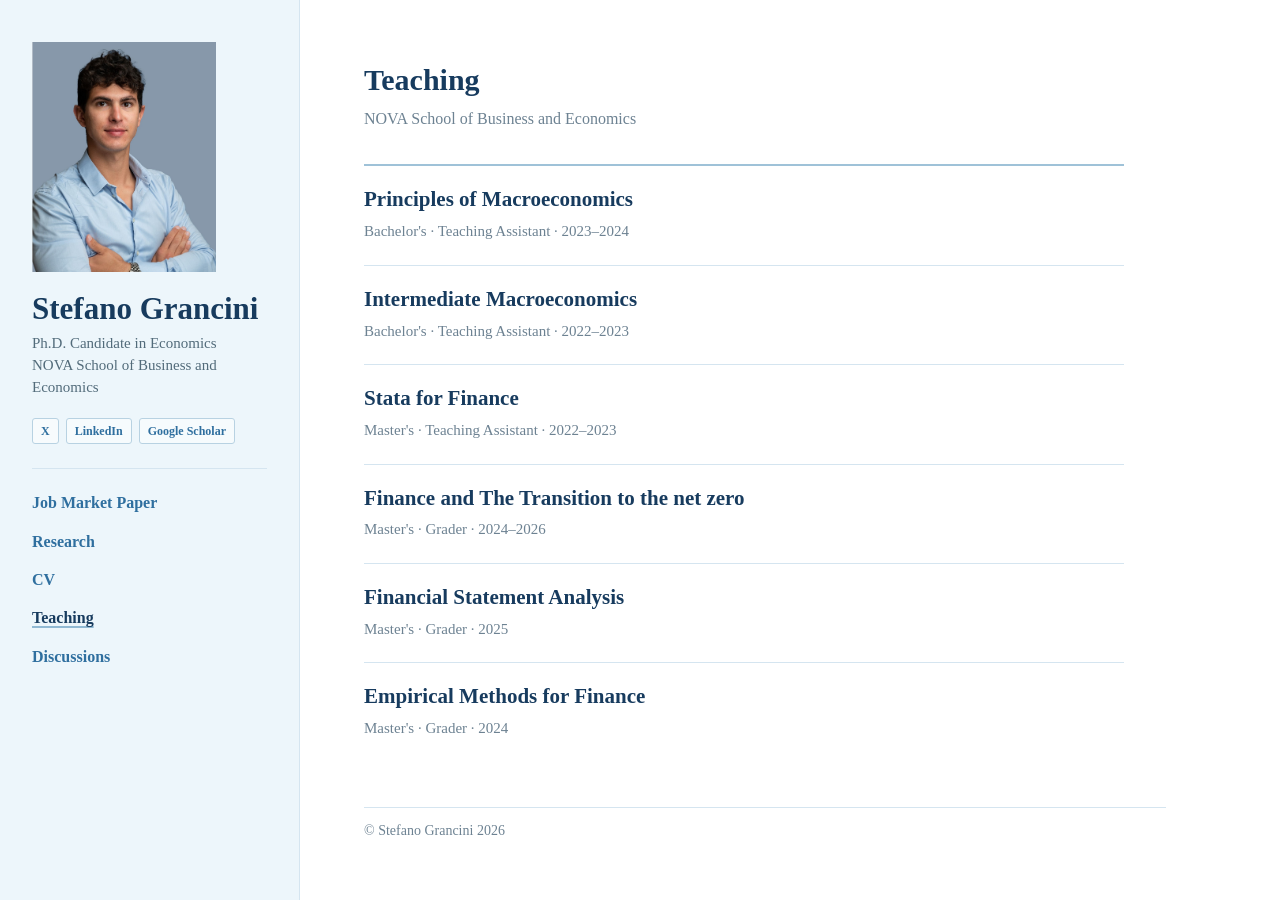
<file: teaching/index.html>
<!doctype html>
<html lang="en">
<head>
  <meta charset="utf-8">
  <meta name="viewport" content="width=device-width,initial-scale=1">
  <title>Teaching | Stefano Grancini</title>
  <meta name="description" content="Teaching experience of Stefano Grancini at NOVA School of Business and Economics in macroeconomics, finance, and empirical methods.">
  <link rel="canonical" href="https://www.stefanograncini.com/teaching/">
  <meta property="og:type" content="website">
  <meta property="og:title" content="Teaching | Stefano Grancini">
  <meta property="og:description" content="Teaching experience at NOVA School of Business and Economics in macroeconomics, finance, and empirical methods.">
  <meta property="og:url" content="https://www.stefanograncini.com/teaching/">
  <link rel="stylesheet" href="../assets/css/site.css?v=caf388e6">
</head>
<body>
  <div class="site">
    <aside class="rail">
      <img class="portrait" src="../assets/images/stefano-grancini.png" alt="Stefano Grancini">
      <h1 class="name"><a class="home-link" href="../">Stefano Grancini</a></h1>
      <p class="position">Ph.D. Candidate in Economics<br>NOVA School of Business and Economics</p>
      <div class="profiles" aria-label="Academic and social profiles">
        <a href="https://x.com/SGrancini" target="_blank" rel="noopener noreferrer" aria-label="Stefano Grancini on X">X</a>
        <a href="https://www.linkedin.com/in/stefanograncini/" target="_blank" rel="noopener noreferrer" aria-label="Stefano Grancini on LinkedIn">LinkedIn</a>
        <a href="https://scholar.google.com/citations?user=G8B_nNYAAAAJ" target="_blank" rel="noopener noreferrer" aria-label="Stefano Grancini on Google Scholar">Google Scholar</a>
      </div>
      <nav class="railnav" aria-label="Primary navigation">
        <a href="https://jmp.stefanograncini.com/paper.pdf">Job Market Paper</a>
        <a href="../research/">Research</a>
        <a href="../cv/">CV</a>
        <a class="active" href="./" aria-current="page">Teaching</a>
        <a href="../discussions/">Discussions</a>
      </nav>
    </aside>

    <main class="content">
      <header class="page-heading">
        <h1 class="page-title">Teaching</h1>
        <p>NOVA School of Business and Economics</p>
      </header>

      <section class="teaching-list" aria-label="Teaching experience">
        <article class="teaching-entry">
          <h2>Principles of Macroeconomics</h2>
          <p>Bachelor's · Teaching Assistant · 2023–2024</p>
        </article>
        <article class="teaching-entry">
          <h2>Intermediate Macroeconomics</h2>
          <p>Bachelor's · Teaching Assistant · 2022–2023</p>
        </article>
        <article class="teaching-entry">
          <h2>Stata for Finance</h2>
          <p>Master's · Teaching Assistant · 2022–2023</p>
        </article>
        <article class="teaching-entry">
          <h2>Finance and The Transition to the net zero</h2>
          <p>Master's · Grader · 2024–2026</p>
        </article>
        <article class="teaching-entry">
          <h2>Financial Statement Analysis</h2>
          <p>Master's · Grader · 2025</p>
        </article>
        <article class="teaching-entry">
          <h2>Empirical Methods for Finance</h2>
          <p>Master's · Grader · 2024</p>
        </article>
      </section>

      <footer>© Stefano Grancini 2026</footer>
    </main>
  </div>
</body>
</html>
</file>
<file: assets/css/site.css>
:root {
  --page: #ffffff;
  --rail: #edf6fb;
  --heading: #173b5e;
  --text: #293845;
  --link: #2f6f9f;
  --muted: #6d8292;
  --line: #d5e5f0;
  --highlight: #eff7fc;
  --serif: Georgia, "Times New Roman", serif;
  --sans: Georgia, "Times New Roman", serif;
}

* { box-sizing: border-box; }

html { background: var(--page); }

body {
  margin: 0;
  background: var(--page);
  color: var(--text);
  font: 16px/1.65 var(--serif);
}

a {
  color: var(--link);
  text-underline-offset: 3px;
  text-decoration-thickness: 1px;
}

a:focus-visible {
  outline: 2px solid var(--link);
  outline-offset: 4px;
  border-radius: 1px;
}

.site {
  display: grid;
  grid-template-columns: 300px minmax(0, 1fr);
  min-height: 100vh;
}

.rail {
  position: sticky;
  top: 0;
  height: 100vh;
  padding: 42px 32px;
  background: var(--rail);
  border-right: 1px solid var(--line);
  color: var(--heading);
}

.portrait {
  display: block;
  width: 184px;
  max-height: 230px;
  object-fit: cover;
  margin: 0 0 20px;
}

.name {
  margin: 0 0 8px;
  color: var(--heading);
  font: 700 31px/1.08 var(--serif);
}

.home-link {
  color: inherit;
  text-decoration: none;
}

.home-link:hover,
.home-link:focus-visible {
  color: var(--link);
  text-decoration: underline;
  text-decoration-color: #91b9d3;
}

.position {
  margin: 0;
  color: #526b7a;
  font-size: 15px;
  line-height: 1.45;
}

.profiles {
  display: flex;
  flex-wrap: wrap;
  gap: 7px;
  margin: 19px 0 24px;
  font: 600 12px/1.2 var(--sans);
}

.profiles a {
  padding: 5px 8px;
  border: 1px solid #b8d2e2;
  border-radius: 3px;
  background: rgba(255, 255, 255, .55);
  color: var(--link);
  text-decoration: none;
}

.profiles a:hover {
  background: #ffffff;
  border-color: #91b9d3;
  text-decoration: underline;
}

.railnav {
  display: grid;
  gap: 12px;
  padding-top: 21px;
  border-top: 1px solid var(--line);
}

.railnav a {
  width: fit-content;
  color: var(--link);
  font-weight: 700;
  text-decoration: none;
}

.railnav a:hover { text-decoration: underline; }

.railnav a.active {
  color: var(--heading);
  text-decoration: underline;
  text-decoration-color: #91b9d3;
  text-decoration-thickness: 2px;
}

.content {
  width: 100%;
  max-width: 930px;
  padding: 62px 64px 48px;
}

.intro {
  max-width: 810px;
  margin-bottom: 42px;
  font-size: 16px;
  line-height: 1.65;
}

.intro p { margin: 0 0 15px; }

.welcome-title {
  margin: 0 0 17px;
  color: var(--heading);
  font: 700 25px/1.2 var(--serif);
}

.intro .market {
  max-width: 760px;
  margin-top: 36px;
  padding: 9px 14px 9px 16px;
  background: var(--highlight);
  border-left: 3px solid var(--link);
  color: var(--heading);
  font-family: var(--sans);
  font-weight: 600;
}

.interests {
  color: var(--muted);
  font: 15px/1.55 var(--sans);
}

.interests strong { color: #526b7a; }

.intro .research-focus {
  max-width: 760px;
  margin: 18px 0 0;
  padding-top: 14px;
  border-top: 1px solid var(--line);
  color: #526b7a;
  font: 15px/1.55 var(--sans);
}

.paper-links {
  display: flex;
  flex-wrap: wrap;
  gap: 22px;
  margin: 15px 0;
  font: 15px var(--sans);
}

.paper-links a { text-decoration: none; }
.paper-links a:hover { text-decoration: underline; }

.section-label {
  margin: 0 0 14px;
  color: var(--heading);
  font: 700 14px var(--sans);
  letter-spacing: .09em;
  text-transform: uppercase;
}

.paper {
  margin: 0 0 22px;
  padding: 19px 0 21px;
  border-top: 1px solid var(--line);
}

.paper:first-of-type { border-top: 2px solid #9fc2d8; }

.paper h2,
.teaching-entry h2 {
  margin: 0 0 7px;
  color: var(--heading);
  font: 700 22px/1.28 var(--serif);
}

.paper-title-link {
  color: inherit;
  text-decoration: none;
  cursor: pointer;
}

.paper-title-link:hover,
.paper-title-link:focus-visible {
  color: var(--link);
  text-decoration: underline;
  text-decoration-color: #91b9d3;
}

.paper-status {
  color: var(--muted);
  font: italic 400 16px/1.28 var(--sans);
  white-space: nowrap;
}

.meta,
.coauthors,
.presentations {
  margin: 3px 0;
  color: var(--muted);
  font: 15px/1.5 var(--sans);
}

.abstract {
  max-width: 810px;
  margin-top: 18px;
  padding-top: 17px;
  border-top: 1px solid var(--line);
}

.abstract p {
  margin: 0;
  text-indent: 0;
}

details {
  margin-top: 15px;
  color: var(--muted);
  font-size: 15px;
}

summary {
  width: fit-content;
  color: var(--link);
  cursor: pointer;
}

.page-title {
  margin: 0 0 17px;
  color: var(--heading);
  font: 700 30px/1.2 var(--serif);
}

.references-title {
  margin: 44px 0 17px;
  color: var(--heading);
  font: 700 25px/1.2 var(--serif);
}

.refs {
  max-width: 680px;
  display: grid;
  grid-template-columns: repeat(2, minmax(0, 1fr));
  column-gap: 36px;
  row-gap: 8px;
}

.refs p {
  margin: 0;
}

.ref-name { font-weight: 700; }
.ref-affiliation { color: var(--muted); font: 14px var(--sans); }
.contact { margin: 34px 0 0; font-family: var(--sans); }

.page-heading {
  margin-bottom: 32px;
}

.page-heading .page-title {
  margin: 0 0 8px;
}

.page-heading p {
  margin: 0;
  color: var(--muted);
  font-family: var(--sans);
}

.teaching-list,
.discussion-list { max-width: 760px; }

.teaching-entry {
  padding: 20px 0 22px;
  border-top: 1px solid var(--line);
}

.teaching-entry:first-child { border-top: 2px solid #9fc2d8; }

.teaching-entry h2 { font-size: 21px; }

.teaching-entry p,
.discussion-author {
  margin: 0;
  color: var(--muted);
  font: 15px/1.5 var(--sans);
}

.discussion-list .paper { margin-bottom: 0; }

.cv-highlights {
  max-width: 760px;
  display: grid;
  grid-template-columns: repeat(2, minmax(0, 1fr));
  gap: 12px 28px;
  margin: 0 0 38px;
}

.cv-highlight {
  padding: 15px 0 17px;
  border-top: 1px solid var(--line);
}

.cv-highlight h2 {
  margin: 0 0 5px;
  color: var(--heading);
  font: 700 18px/1.3 var(--serif);
}

.cv-highlight p {
  margin: 0;
  color: var(--muted);
  font: 14px/1.5 var(--sans);
}

.cv-preview-link {
  display: block;
  max-width: 620px;
  margin: 0 0 12px;
  border: 1px solid var(--line);
  background: #ffffff;
  box-shadow: 0 8px 24px rgba(23, 59, 94, .08);
}

.cv-preview-link img {
  display: block;
  width: 100%;
  height: auto;
}

.cv-download {
  margin: 0 0 42px;
  font: 14px var(--sans);
}

.conference-years {
  max-width: 810px;
}

.conference-year {
  display: grid;
  grid-template-columns: 64px minmax(0, 1fr);
  gap: 20px;
  padding: 19px 0 21px;
  border-top: 1px solid var(--line);
}

.conference-year:first-child { border-top: 2px solid #9fc2d8; }

.conference-year h3 {
  margin: 0;
  color: var(--heading);
  font: 700 17px var(--sans);
}

.conference-year ul {
  margin: 0;
  padding-left: 19px;
}

.conference-year li { margin: 0 0 7px; }
.conference-note { color: var(--muted); font: 13px/1.5 var(--sans); }

.error-page .page-title { margin-bottom: 12px; }

footer {
  margin-top: 45px;
  padding-top: 15px;
  border-top: 1px solid var(--line);
  color: var(--muted);
  font: 14px var(--sans);
}

@media (max-width: 1024px) {
  .site { grid-template-columns: 270px minmax(0, 1fr); }
  .rail { padding: 36px 28px; }
  .content { padding: 52px 48px 44px; }
}

@media (max-width: 760px) {
  .site { display: block; }

  .rail {
    position: static;
    height: auto;
    padding: 28px;
    border-right: 0;
    border-bottom: 1px solid var(--line);
  }

  .portrait {
    width: 150px;
    max-height: 188px;
  }

  .railnav {
    display: flex;
    flex-wrap: wrap;
    gap: 13px 22px;
  }

  .content { padding: 40px 28px; }
  .refs { grid-template-columns: 1fr; }
  .cv-highlights { grid-template-columns: 1fr; }
}

@media (max-width: 420px) {
  .rail { padding: 24px; }
  .content { padding: 34px 24px 40px; }
  .name { font-size: 29px; }
  .page-title { font-size: 28px; }
  .market { margin-left: -4px; }
  .conference-year { grid-template-columns: 1fr; gap: 8px; }
}
</file>
